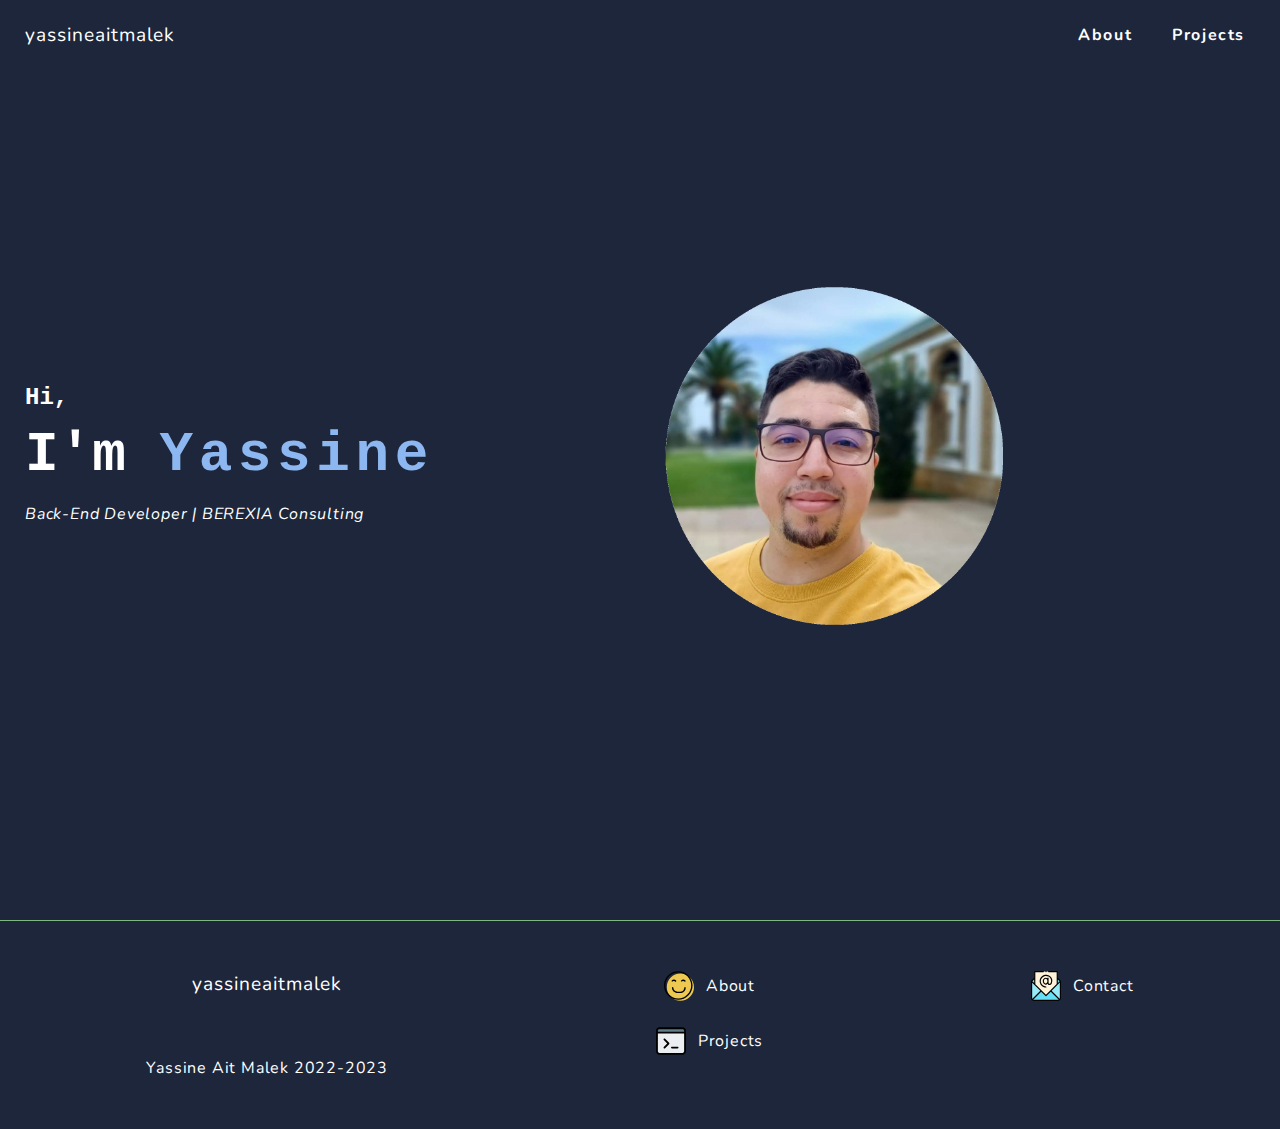
<file: index.html>
<!DOCTYPE html>
<html lang="en">

<head>
    <title>Yassine Ait Malek Portfolio</title>

    <link rel="icon" type="image/svg+xml" href="favicon.ico" />

    <meta charset="UTF-8">

    <meta property="og:title" content="yassineaitmalek" />
    <meta property="og:type" content="website" />
    <meta property="og:url" content="http://yassineaitmalek.github.io/portfolio" />
    <meta property="og:description" content="Hi! I'm Yassine. Welcome to my portfolio." />
    <meta property="og:locale" content="en_US" />
    <meta property="og:image" content="https://yassineaitmalek.github.io/portfolio/img/me.png" />

    <meta name="twitter:card" content="summary">
    <meta name="twitter:title" content="Yassine Ait Malek">
    <meta name="twitter:description" content="Hi! I'm Yassine. Welcome to my portfolio.">
    <meta name="twitter:image" content="https://yassineaitmalek.github.io/portfolio/img/me.png">
    <meta name="twitter:site" content="yassineaitmalek">

    <meta name="viewport" content="width=device-width, initial-scale=1.0">
    <meta name="copyright" content="Yassine Ait Malek">
    <meta name="description" content="Hi! I'm Yassine. Welcome to my portfolio.">
    <meta name="keywords"
        content="Yassine Ait Malek, Yassine Ait Malek Portfolio, Yassine Ait Malek Developer, developer, java, python, html, css, javascript, web developer, webdev, portfolio, quality assurance, qa engineer, quality assurance engineer">
    <meta name="robots" content="noindex, nofollow" />

    <link rel="canonical" href="https://yassineaitmalek.github.io/portfolio/" />

    <link rel="preconnect" href="https://fonts.googleapis.com">
    <link rel="preconnect" href="https://fonts.gstatic.com" crossorigin>
    <link href="https://fonts.googleapis.com/css?family=Nunito" rel="stylesheet">

    <link rel="stylesheet" href="https://cdnjs.cloudflare.com/ajax/libs/font-awesome/5.15.3/css/all.min.css"
        integrity="sha512-iBBXm8fW90+nuLcSKlbmrPcLa0OT92xO1BIsZ+ywDWZCvqsWgccV3gFoRBv0z+8dLJgyAHIhR35VZc2oM/gI1w=="
        crossorigin="anonymous" referrerpolicy="no-referrer" />

    <link rel="stylesheet" href="./css/main.css" type="text/css">
    <link rel="stylesheet" href="./css/header.css" type="text/css">
    <link rel="stylesheet" href="./css/home.css" type="text/css">
    <link rel="stylesheet" href="./css/projects.css" type="text/css">
    <link rel="stylesheet" href="./css/footer.css" type="text/css">
</head>

<body>
    <header class="header">
        <a href="/portfolio/" class="header-logo">yassineaitmalek</a>
        <nav class="nav">
            <div class="toggle"><i class="fas fa-bars"></i></div>
            <ul class="nav-menu">
                <li class="nav-item"><a href="/portfolio/about.html">About</a></li>
                <li class="nav-item"><a href="/portfolio/projects.html">Projects</a></li>

            </ul>
        </nav>
    </header>

    <main class="main-container home-section">
        <section id="home">
            <div class="landing-page-details">
                <h1 class="small-title">Hi,</h1>
                <h2 class="big-title">I'm <span class="my-name pink">Yassine</span></h2>
                <h3 class="medium-title"><em>Back-End Developer | BEREXIA Consulting </em></h3>

            </div>
            <div class="art-me">
                <img src="./img/me.png" alt="Me">
            </div>
            <div class="landing-page-socials">
                <ul>
                    <li class="social-link">
                        <a href="https://www.linkedin.com/in/yassineaitmalek" aria-label="LinkedIn" target="_blank">
                            <i class="fab fa-linkedin-in"></i>
                        </a>
                    </li>
                    <li class="social-link">
                        <a href="https://github.com/yassineaitmalek" aria-label="GitHub" target="_blank">
                            <i class="fab fa-github"></i>
                        </a>
                    </li>
                    <li class="social-link">
                        <a href="https://twitter.com/yassineaitmalek" aria-label="Twitter" target="_blank">
                            <i class="fab fa-twitter"></i>
                        </a>
                    </li>
                    <li class="social-link">
                        <a href="https://instagram.com/yassineaitmalek" aria-label="Instagram" target="_blank">
                            <i class="fab fa-instagram"></i>
                        </a>
                    </li>
                    <li class="social-link">
                        <a href="https://www.facebook.com/yassine.ait.malek.777" aria-label="Facebook" target="_blank">
                            <i class="fab fa-facebook"></i>
                        </a>
                    </li>
                </ul>
            </div>
        </section>

    </main>

    <footer class="footer-container">
        <div class="footer">
            <div class="footer-column">
                <a href="/" class="footer-logo">yassineaitmalek</a>
                <div class="socials">
                    <ul>
                        <li class="social-link">
                            <a href="https://www.linkedin.com/in/yassineaitmalek" aria-label="LinkedIn" target="_blank">
                                <i class="fab fa-linkedin-in"></i>
                            </a>
                        </li>
                        <li class="social-link">
                            <a href="https://github.com/yassineaitmalek" aria-label="GitHub" target="_blank">
                                <i class="fab fa-github"></i>
                            </a>
                        </li>
                        <li class="social-link">
                            <a href="https://twitter.com/yassineaitmalek" aria-label="Twitter" target="_blank">
                                <i class="fab fa-twitter"></i>
                            </a>
                        </li>
                        <li class="social-link">
                            <a href="https://instagram.com/yassineaitmalek" aria-label="Instagram" target="_blank">
                                <i class="fab fa-instagram"></i>
                            </a>
                        </li>
                        <li class="social-link">
                            <a href="https://www.facebook.com/yassine.ait.malek.777" aria-label="Facebook"
                                target="_blank">
                                <i class="fab fa-facebook"></i>
                            </a>
                        </li>
                    </ul>
                </div>
                <span class="copyright"><i class="fas fa-copyright"></i> Yassine Ait Malek
                    2022-2023</span>
            </div>
            <div class="footer-column">
                <a href="/portfolio/about.html" class="footer-button">
                    <img src="./img/smile.svg" alt="Smile Icon">
                    About
                </a>
                <a href="/portfolio/projects.html" class="footer-button">
                    <img src="./img/coding.svg" alt="Code Icon">
                    Projects
                </a>

            </div>

            <div class="footer-column">

                <a href="mailto:yassineaitmalek7@gmail.com" class="footer-button">
                    <img src="./img/email.svg" alt="Email Icon">
                    Contact
                </a>
            </div>
        </div>
    </footer>

    <script src="./js/main.js"></script>
</body>

</html>
</file>
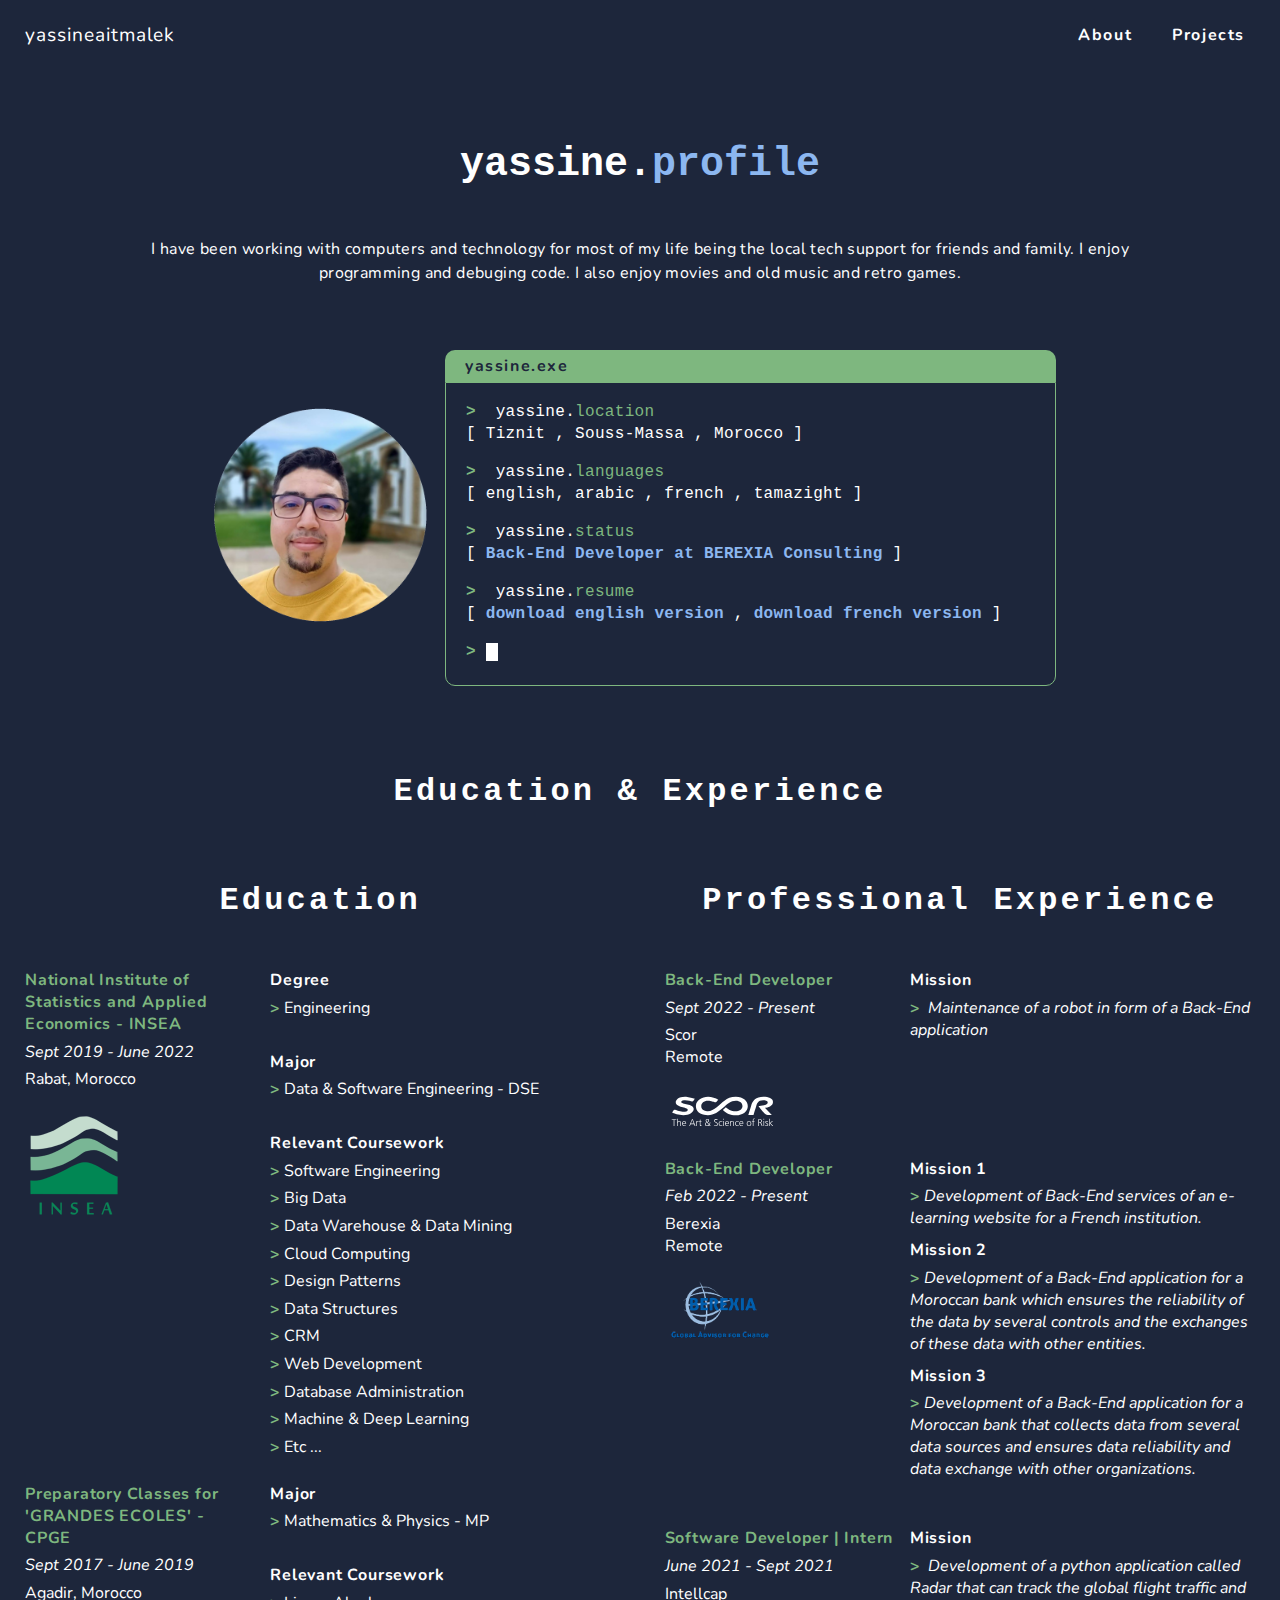
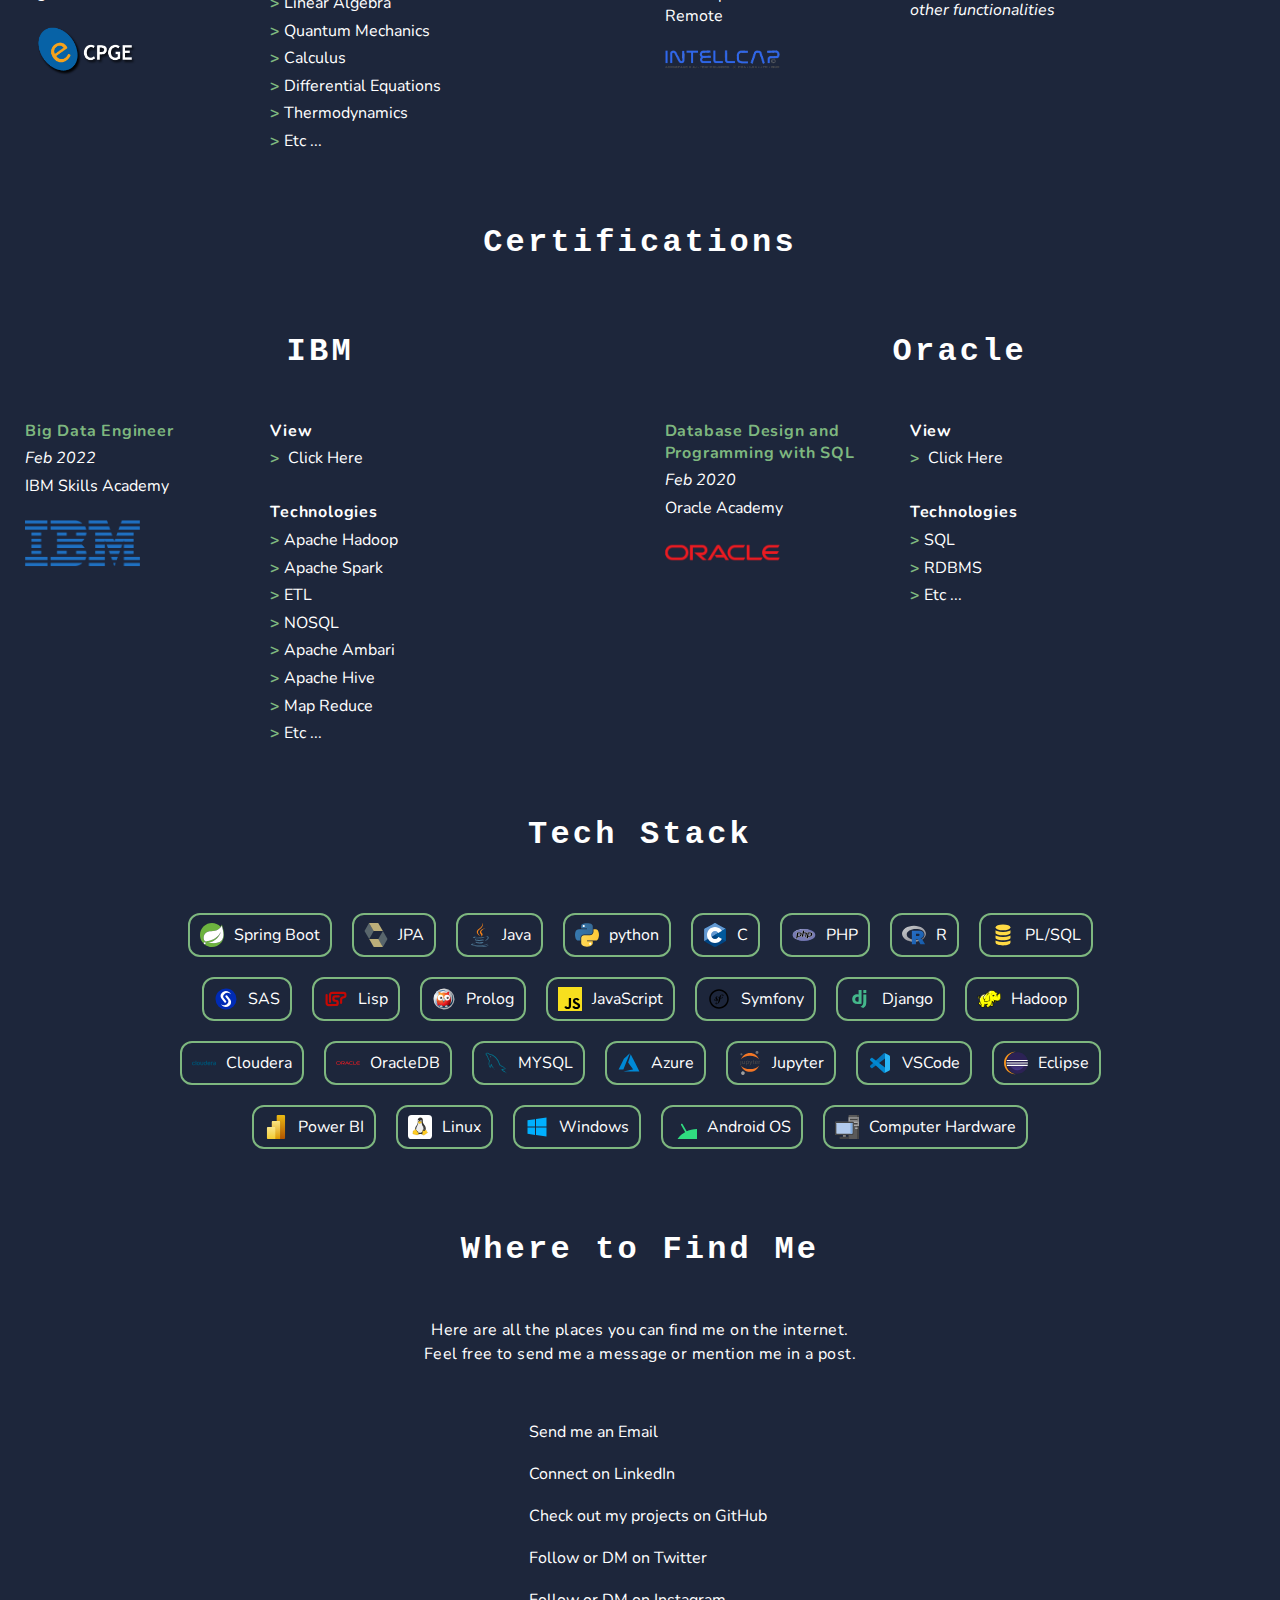
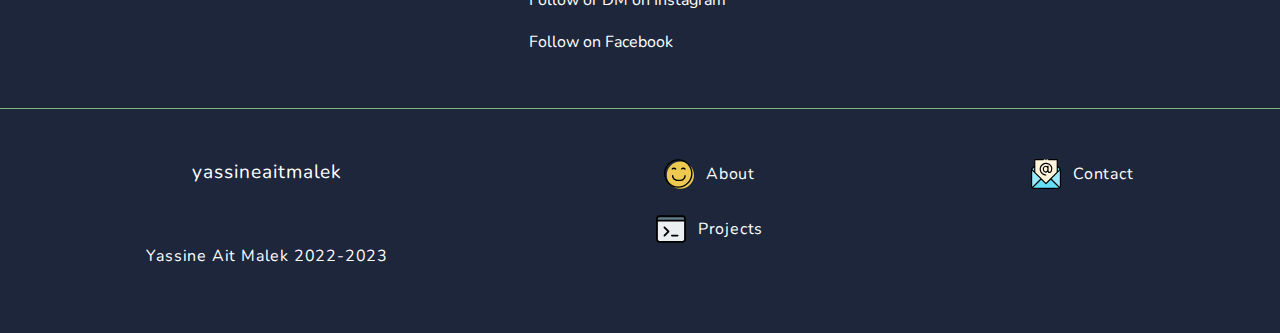
<file: about.html>
<!DOCTYPE html>
<html lang="en">

<head>
    <title>About Me ~ Yassine Ait Malek</title>

    <link rel="icon" type="image/svg+xml" href="favicon.ico" />

    <meta charset="UTF-8">

    <meta property="og:title" content="About Me ~ Yassine Ait Malek" />
    <meta property="og:type" content="website" />
    <meta property="og:url" content="http://yassineaitmalek.github.io/portfolio/about.html" />
    <meta property="og:description"
        content="Hi! I'm Yassine. I have been working with computers and technology for most of my life being the go-to tech support for friends and family, and I am a self-taught web developer. I also enjoy photographing animals, places, and things on both digital and film." />
    <meta property="og:locale" content="en_US" />
    <meta property="og:image" content="https://yassineaitmalek.github.io/portfolio/img/me.png" />

    <meta name="twitter:card" content="summary">
    <meta name="twitter:title" content="About Me ~ Yassine Ait Malek">
    <meta name="twitter:description"
        content="Hi! I'm Yassine. I have been working with computers and technology for most of my life being the go-to tech support for friends and family, and I am a self-taught web developer. I also enjoy photographing animals, places, and things on both digital and film.">
    <meta name="twitter:image" content="https://    yassineaitmalek.github.io/portfolio//img/me.png">
    <meta name="twitter:site" content="yassineaitmalek">

    <meta name="viewport" content="width=device-width, initial-scale=1.0">
    <meta name="copyright" content="Yassine Ait Malek">
    <meta name="description"
        content="Hi! I'm Yassine. I have been working with computers and technology for most of my life being the go-to tech support for friends and family, and I am a self-taught web developer. I also enjoy photographing animals, places, and things on both digital and film.">
    <meta name="keywords"
        content="Yassine Ait Malek, Yassine Ait Malek Portfolio, Yassine Ait Malek Developer, developer, java, python, html, css, javascript, web developer, webdev, portfolio">
    <meta name="robots" content="noindex, nofollow" />

    <link rel="canonical" href="https://yassineaitmalek.github.io/portfolio/about.html" />

    <link rel="preconnect" href="https://fonts.googleapis.com">
    <link rel="preconnect" href="https://fonts.gstatic.com" crossorigin>
    <link href="https://fonts.googleapis.com/css?family=Nunito" rel="stylesheet">

    <link rel="stylesheet" href="https://cdnjs.cloudflare.com/ajax/libs/font-awesome/5.15.3/css/all.min.css"
        integrity="sha512-iBBXm8fW90+nuLcSKlbmrPcLa0OT92xO1BIsZ+ywDWZCvqsWgccV3gFoRBv0z+8dLJgyAHIhR35VZc2oM/gI1w=="
        crossorigin="anonymous" referrerpolicy="no-referrer" />

    <link rel="stylesheet" href="./css/main.css" type="text/css">
    <link rel="stylesheet" href="./css/header.css" type="text/css">
    <link rel="stylesheet" href="./css/about.css" type="text/css">
    <link rel="stylesheet" href="./css/footer.css" type="text/css">
</head>

<body>
    <header class="header">
        <a href="/portfolio/" class="header-logo">yassineaitmalek</a>
        <nav class="nav">
            <div class="toggle"><i class="fas fa-bars"></i></div>
            <ul class="nav-menu">
                <li class="nav-item"><a href="/portfolio/about.html">About</a></li>
                <li class="nav-item"><a href="/portfolio/projects.html">Projects</a></li>
            </ul>
        </nav>
    </header>

    <main class="main-container about-section">
        <section id="profile">
            <div class="page-title">

                <h2>yassine.<span class="pink">profile</span></h2>
            </div>
            <p class="section-description">
                I have been working with computers and technology for
                most of my life being the local tech support for friends and family.
                I enjoy programming and debuging code.
                I also enjoy movies and old music and retro games.
                <br>

            </p>
            <div class="profile-container">
                <div class="me-icon-container">
                    <img class="me-icon" src="./img/me.png" alt="image of myself " title="image of myself">
                </div>
                <div class="terminal-container">
                    <div class="terminal-header">
                        <div id="terminal-title">yassine.exe</div>
                        <div class="right-side-buttons">
                            <i class="fas fa-window-minimize"></i>
                            <i class="fas fa-window-restore"></i>
                            <i class="fas fa-window-close"></i>
                        </div>
                    </div>
                    <div class="terminal-window">
                        <div class="statement">
                            <p class="input">
                                yassine.<span class="green">location</span>
                            </p>
                            <p class="return">
                                [ Tiznit , Souss-Massa , Morocco ]
                            </p>
                        </div>

                        <div class="statement">
                            <p class="input">
                                yassine.<span class="green">languages</span>
                            </p>
                            <p class="return">
                                [ english, arabic , french , tamazight ]
                            </p>
                        </div>
                        <div class="statement">
                            <p class="input">
                                yassine.<span class="green">status</span>
                            </p>
                            <p class="return"> [
                                <a target="_blank" href="http://www.berexia.com/en/" style="text-decoration: none; "
                                    class="hyperlink"> Back-End Developer at BEREXIA Consulting</a>
                                ]
                            </p>
                        </div>

                        <div class="statement">
                            <p class="input">
                                yassine.<span class="green">resume</span>
                            </p>
                            <p class="return"> [
                                <a target="_blank"
                                    href="https://drive.google.com/file/d/1zZMVn02farDaH-pZL_pJp5ZiIk7FSdKW/view?usp=sharing"
                                    style="text-decoration: none; " class="hyperlink"> download english version </a>
                                ,
                                <a target="_blank"
                                    href="https://drive.google.com/file/d/1KZ-xWsrDPrekkSgLGFBV-CgLX0aPL8bG/view?usp=sharing"
                                    style="text-decoration: none; " class="hyperlink"> download french version </a>
                                ]
                            </p>
                        </div>
                        <div class="statement">
                            <p class="input bottom"><span></span></p>
                        </div>
                    </div>
                </div>
            </div>
        </section>
        <section id="tech-stack">
            <h3>Education & Experience</h3>

        </section>
        <section id="education-experience">



            <div id="education" class="education-experience-container">
                <h3>Education</h3>
                <div class="education-experience-card">
                    <div class="card-info">
                        <h4 class="green">National Institute of Statistics and Applied Economics - INSEA</h4>
                        <p class="date">Sept 2019 - June 2022</p>
                        <p>Rabat, Morocco</p>

                        <br>
                        <div class="logo-icon-container">
                            <a href="http://www.insea.ac.ma/" target="_blank"><img src='./img/insea.png'
                                    alt='insea Icon'></a>
                        </div>

                    </div>
                    <div class="card-description">
                        <h5>Degree</h5>
                        <p>Engineering</p>
                        <br>
                        <h5>Major</h5>
                        <p>Data & Software Engineering - DSE</p>
                        <br>
                        <h5>Relevant Coursework</h5>
                        <p>Software Engineering</p>
                        <p>Big Data</p>
                        <p>Data Warehouse & Data Mining</p>
                        <p>Cloud Computing</p>
                        <p>Design Patterns</p>
                        <p>Data Structures</p>
                        <p>CRM</p>
                        <p>Web Development</p>
                        <p>Database Administration</p>
                        <p>Machine & Deep Learning</p>
                        <p>Etc ...</p>
                    </div>
                </div>

                <div class="education-experience-card">
                    <div class="card-info">
                        <h4 class="green">Preparatory Classes for 'GRANDES ECOLES' - CPGE</h4>
                        <p class="date">Sept 2017 - June 2019</p>
                        <p>Agadir, Morocco</p>
                        <br>
                        <div class="logo-icon-container">
                            <a href="http://www.cpge.ac.ma/" target="_blank"><img src='./img/cpge.png' alt='cpge Icon'
                                    class="logo-icon"></a>
                        </div>


                    </div>
                    <div class="card-description">
                        <h5>Major</h5>
                        <p>Mathematics & Physics - MP</p>
                        <br>
                        <h5>Relevant Coursework</h5>
                        <p>Linear Algebra</p>
                        <p>Quantum Mechanics</p>
                        <p>Calculus</p>
                        <p>Differential Equations</p>
                        <p>Thermodynamics</p>
                        <p>Etc ...</p>

                    </div>
                </div>
            </div>

            <div id="experience" class="education-experience-container">
                <h3>Professional Experience</h3>
                <div class="education-experience-card">
                    <div class="card-info">
                        <h4 class="green">Back-End Developer</h4>
                        <p class="date">Sept 2022 - Present</p>
                        <p><a href="https://www.scor.com/en">Scor</a><br>
                            Remote</p>
                        <br>
                        <div class="logo-icon-container">
                            <a href="https://www.scor.com/en" target="_blank"><img src='./img/scor.svg' alt='scor Icon'
                                    class="logo-icon"></a>
                        </div>


                    </div>
                    <div class="card-description">
                        <h5>Mission</h5>
                        <p><em> Maintenance of a robot in form of a Back-End application</em>
                        </p>

                        <br>

                    </div>
                </div>
                <div class="education-experience-card">
                    <div class="card-info">
                        <h4 class="green">Back-End Developer</h4>
                        <p class="date">Feb 2022 - Present</p>
                        <p><a href="http://www.berexia.com/en/">Berexia</a><br>
                            Remote</p>
                        <br>
                        <div class="logo-icon-container">
                            <a href="http://www.berexia.com/en/" target="_blank"><img src='./img/berexia.png'
                                    alt='berexia Icon' class="logo-icon"></a>
                        </div>


                    </div>
                    <div class="card-description">
                        <h5>Mission 1</h5>
                        <p><em>Development of Back-End services of an e-learning website for a French institution.</em>
                        </p>
                        <h5>Mission 2</h5>
                        <p><em>Development of a Back-End application for a Moroccan bank which ensures the reliability
                                of the data by several controls and the exchanges of these data with other
                                entities.</em></p>
                        <h5>Mission 3</h5>
                        <p><em>Development of a Back-End application for a Moroccan bank that collects data from several
                                data sources and ensures data reliability and data exchange with other
                                organizations.</em></p>
                        <br>

                    </div>
                </div>
                <div class="education-experience-card">
                    <div class="card-info">
                        <h4 class="green">Software Developer | Intern</h4>
                        <p class="date">June 2021 - Sept 2021</p>
                        <p><a href="http://www.intellcap.org/">Intellcap</a><br>
                            Remote</p>

                        <br>
                        <div class="logo-icon-container">
                            <a href="http://www.intellcap.org/" target="_blank"><img src='./img/intellcap.png'
                                    alt='intellcap Icon' class="logo-icon"></a>
                        </div>

                    </div>
                    <div class="card-description">
                        <h5>Mission</h5>
                        <p> <em> Development of a python application called Radar that can track the global flight
                                traffic and other functionalities

                            </em>
                        </p>
                        <br>


                    </div>
                </div>

        </section>

        <section id="tech-stack">
            <h3>Certifications</h3>


        </section>

        <section id="education-experience">



            <!-- <br><br><br> -->
            <div id="education" class="education-experience-container">
                <h3>IBM </h3>
                <div class="education-experience-card">
                    <div class="card-info">
                        <h4 class="green">Big Data Engineer</h4>
                        <p class="date">Feb 2022</p>
                        <p>IBM Skills Academy </p>
                        <br>


                        <div class="logo-icon-container">
                            <a href="https://www.ibm.com/" target="_blank"><img src='./img/ibm.png' alt='ibm Icon'
                                    class="logo-icon"></a>
                        </div>


                    </div>
                    <div class="card-description">
                        <h5>View</h5>
                        <p>
                            <a href="https://drive.google.com/file/d/1E_2S4MAiksXeweRHkItWJG471pwsUvG-/view?usp=sharing"
                                target="_blank">Click Here</a>
                        </p>
                        <br>
                        <h5>Technologies</h5>
                        <p>Apache Hadoop</p>
                        <p>Apache Spark</p>
                        <p>ETL</p>
                        <p>NOSQL</p>
                        <p>Apache Ambari</p>
                        <p>Apache Hive</p>
                        <p>Map Reduce</p>
                        <p>Etc ...</p>
                    </div>
                </div>

            </div>

            <div id="experience" class="education-experience-container">
                <h3>Oracle </h3>
                <div class="education-experience-card">
                    <div class="card-info">
                        <h4 class="green">Database Design and Programming with SQL</h4>
                        <p class="date">Feb 2020</p>
                        <p>Oracle Academy </p>
                        <br>

                        <div class="logo-icon-container">
                            <a href="https://www.oracle.com/" target="_blank"><img src='./img/oracle.png'
                                    alt='oracle Icon' class="logo-icon"></a>
                        </div>

                    </div>
                    <div class="card-description">
                        <h5>View</h5>
                        <p>
                            <a href="https://drive.google.com/file/d/1SpcMqH78iqDXyZZz6CmI1pu3H-JGMj-L/view?usp=sharing"
                                target="_blank">Click Here</a>
                        </p>
                        <br>
                        <h5>Technologies</h5>
                        <p>SQL</p>
                        <p>RDBMS</p>
                        <p>Etc ...</p>
                    </div>
                </div>

            </div>


        </section>



        <section id="tech-stack">
            <h3>Tech Stack</h3>
            <div class="tech-stack-container">

                <div class="skill">
                    <img src='./img/spring-boot.svg' alt='Spring Boot Icon' width="24px" height="24px"><span>Spring
                        Boot</span>
                </div>

                <div class="skill">
                    <img src='./img/jpa.svg' alt='JPA Icon' width="24px" height="24px"><span>JPA</span>
                </div>

                <div class="skill">
                    <img src='./img/java.svg' alt='Java Icon' width="24px" height="24px"><span>Java</span>
                </div>

                <div class="skill">
                    <img src='./img/python.svg' alt='python Icon' width="24px" height="24px"><span>python</span>
                </div>

                <div class="skill">
                    <img src='./img/c.svg' alt='C Icon' width="24px" height="24px"><span>C</span>
                </div>

                <div class="skill">
                    <img src='./img/php.svg' alt='PHP Icon' width="24px" height="24px"><span>PHP</span>
                </div>

                <div class="skill">
                    <img src='./img/r.svg' alt='R Icon' width="24px" height="24px"><span>R</span>
                </div>

                <div class="skill">
                    <img src='./img/sql.svg' alt='SQL Icon' width="24px" height="24px"><span>PL/SQL</span>
                </div>

                <div class="skill">
                    <img src='./img/sas.svg' alt='SAS Icon' width="24px" height="24px"><span>SAS</span>
                </div>

                <div class="skill">
                    <img src='./img/lisp.svg' alt='Lisp Icon' width="24px" height="24px"><span>Lisp</span>
                </div>

                <div class="skill">
                    <img src='./img/prolog.svg' alt='Prolog Icon' width="24px" height="24px"><span>Prolog</span>
                </div>

                <div class="skill">
                    <img src='./img/javascript.svg' alt='JavaScript Icon' width="24px"
                        height="24px"><span>JavaScript</span>
                </div>

                <div class="skill">
                    <img src='./img/symfony.svg' alt='Symfony Icon' width="24px" height="24px"><span>Symfony</span>
                </div>

                <div class="skill">
                    <img src='./img/django.svg' alt='Django Icon' width="24px" height="24px"><span>Django</span>
                </div>

                <div class="skill">
                    <img src='./img/hadoop.svg' alt='Hadoop Icon' width="24px" height="24px"><span>Hadoop</span>
                </div>

                <div class="skill">
                    <img src='./img/cloudera.svg' alt='Cloudera Icon' width="24px" height="24px"><span>Cloudera</span>
                </div>

                <div class="skill">
                    <img src='./img/oracledb.svg' alt='OracleDB Icon' width="24px" height="24px"><span>OracleDB</span>
                </div>

                <div class="skill">
                    <img src='./img/mysql.svg' alt='MYSQL Icon' width="24px" height="24px"><span>MYSQL</span>
                </div>

                <div class="skill">
                    <img src='./img/azure.svg' alt='Azure Icon' width="24px" height="24px"><span>Azure</span>
                </div>

                <div class="skill">
                    <img src='./img/jupyter.svg' alt='Jupyter Icon' width="24px" height="24px"><span>Jupyter</span>
                </div>

                <div class="skill">
                    <img src='./img/vscode.svg' alt='VSCode Icon' width="24px" height="24px"><span>VSCode</span>
                </div>

                <div class="skill">
                    <img src='./img/eclipse.svg' alt='Eclipse Icon' width="24px" height="24px"><span>Eclipse</span>
                </div>

                <div class="skill">
                    <img src='./img/power-bi.svg' alt='Power BI Icon' width="24px" height="24px"><span>Power BI</span>
                </div>
                <div class="skill">
                    <img src="./img/linux.svg" alt="Linux Icon" width="24px" height="24px"><span>Linux </span>
                </div>
                <div class="skill">
                    <img src="./img/windows.svg" alt="Windows Icon" width="24px" height="24px"><span>Windows </span>
                </div>
                <div class="skill">
                    <img src="./img/android.svg" alt="Android Icon" width="24px" height="24px"><span>Android OS</span>
                </div>

                <div class="skill">
                    <img src="./img/computer.svg" alt="Computer Icon" width="24px" height="24px"><span>Computer
                        Hardware</span>
                </div>



            </div>
        </section>

        <section id="all-social-media">
            <h3>Where to Find Me</h3>
            <p class="section-description">
                Here are all the places you can find me on the
                internet.<br>
                Feel free to send me a message or mention me in a post.
            </p>
            <div class="social-media-list">
                <a href="mailto:yassineaitmalek7@gmail.com" class="social-media-item" target="_blank">
                    <i class="fas fa-envelope"></i>
                    Send me an Email
                </a>
                <a href="https://www.linkedin.com/in/yassineaitmalek/" class="social-media-item" target="_blank">
                    <i class="fab fa-linkedin-in"></i>
                    Connect on LinkedIn
                </a>
                <a href="https://github.com/yassineaitmalek" class="social-media-item" target="_blank">
                    <i class="fab fa-github"></i>
                    Check out my projects on GitHub
                </a>

                <a href="https://twitter.com/yassineaitmalek" class="social-media-item" target="_blank">
                    <i class="fab fa-twitter"></i>
                    Follow or DM on Twitter
                </a>
                <a href="https://www.instagram.com/yassineaitmalek/" class="social-media-item" target="_blank">
                    <i class="fab fa-instagram"></i>
                    Follow or DM on Instagram
                </a>

                <a href="https://www.facebook.com/yassine.ait.malek.777" class="social-media-item" target="_blank">
                    <i class="fab fa-facebook"></i>
                    Follow on Facebook
                </a>
            </div>
        </section>
    </main>

    <footer class="footer-container">
        <div class="footer">
            <div class="footer-column">
                <a href="/" class="footer-logo">yassineaitmalek</a>
                <div class="socials">
                    <ul>
                        <li class="social-link">
                            <a href="https://www.linkedin.com/in/yassineaitmalek" aria-label="LinkedIn" target="_blank">
                                <i class="fab fa-linkedin-in"></i>
                            </a>
                        </li>
                        <li class="social-link">
                            <a href="https://github.com/yassineaitmalek" aria-label="GitHub" target="_blank">
                                <i class="fab fa-github"></i>
                            </a>
                        </li>
                        <li class="social-link">
                            <a href="https://twitter.com/yassineaitmalek" aria-label="Twitter" target="_blank">
                                <i class="fab fa-twitter"></i>
                            </a>
                        </li>
                        <li class="social-link">
                            <a href="https://instagram.com/yassineaitmalek" aria-label="Instagram" target="_blank">
                                <i class="fab fa-instagram"></i>
                            </a>
                        </li>
                        <li class="social-link">
                            <a href="https://www.facebook.com/yassine.ait.malek.777" aria-label="Facebook"
                                target="_blank">
                                <i class="fab fa-facebook"></i>
                            </a>
                        </li>
                    </ul>
                </div>
                <span class="copyright"><i class="fas fa-copyright"></i> Yassine Ait Malek
                    2022-2023</span>
            </div>
            <div class="footer-column">
                <a href="/portfolio/about.html" class="footer-button">
                    <img src="./img/smile.svg" alt="Smile Icon">
                    About
                </a>
                <a href="/portfolio/projects.html" class="footer-button">
                    <img src="./img/coding.svg" alt="Code Icon">
                    Projects
                </a>

            </div>

            <div class="footer-column">

                <a href="mailto:yassineaitmalek7@gmail.com" class="footer-button">
                    <img src="./img/email.svg" alt="Email Icon">
                    Contact
                </a>
            </div>
        </div>
    </footer>
    <script src="./js/main.js"></script>
</body>

</html>
</file>
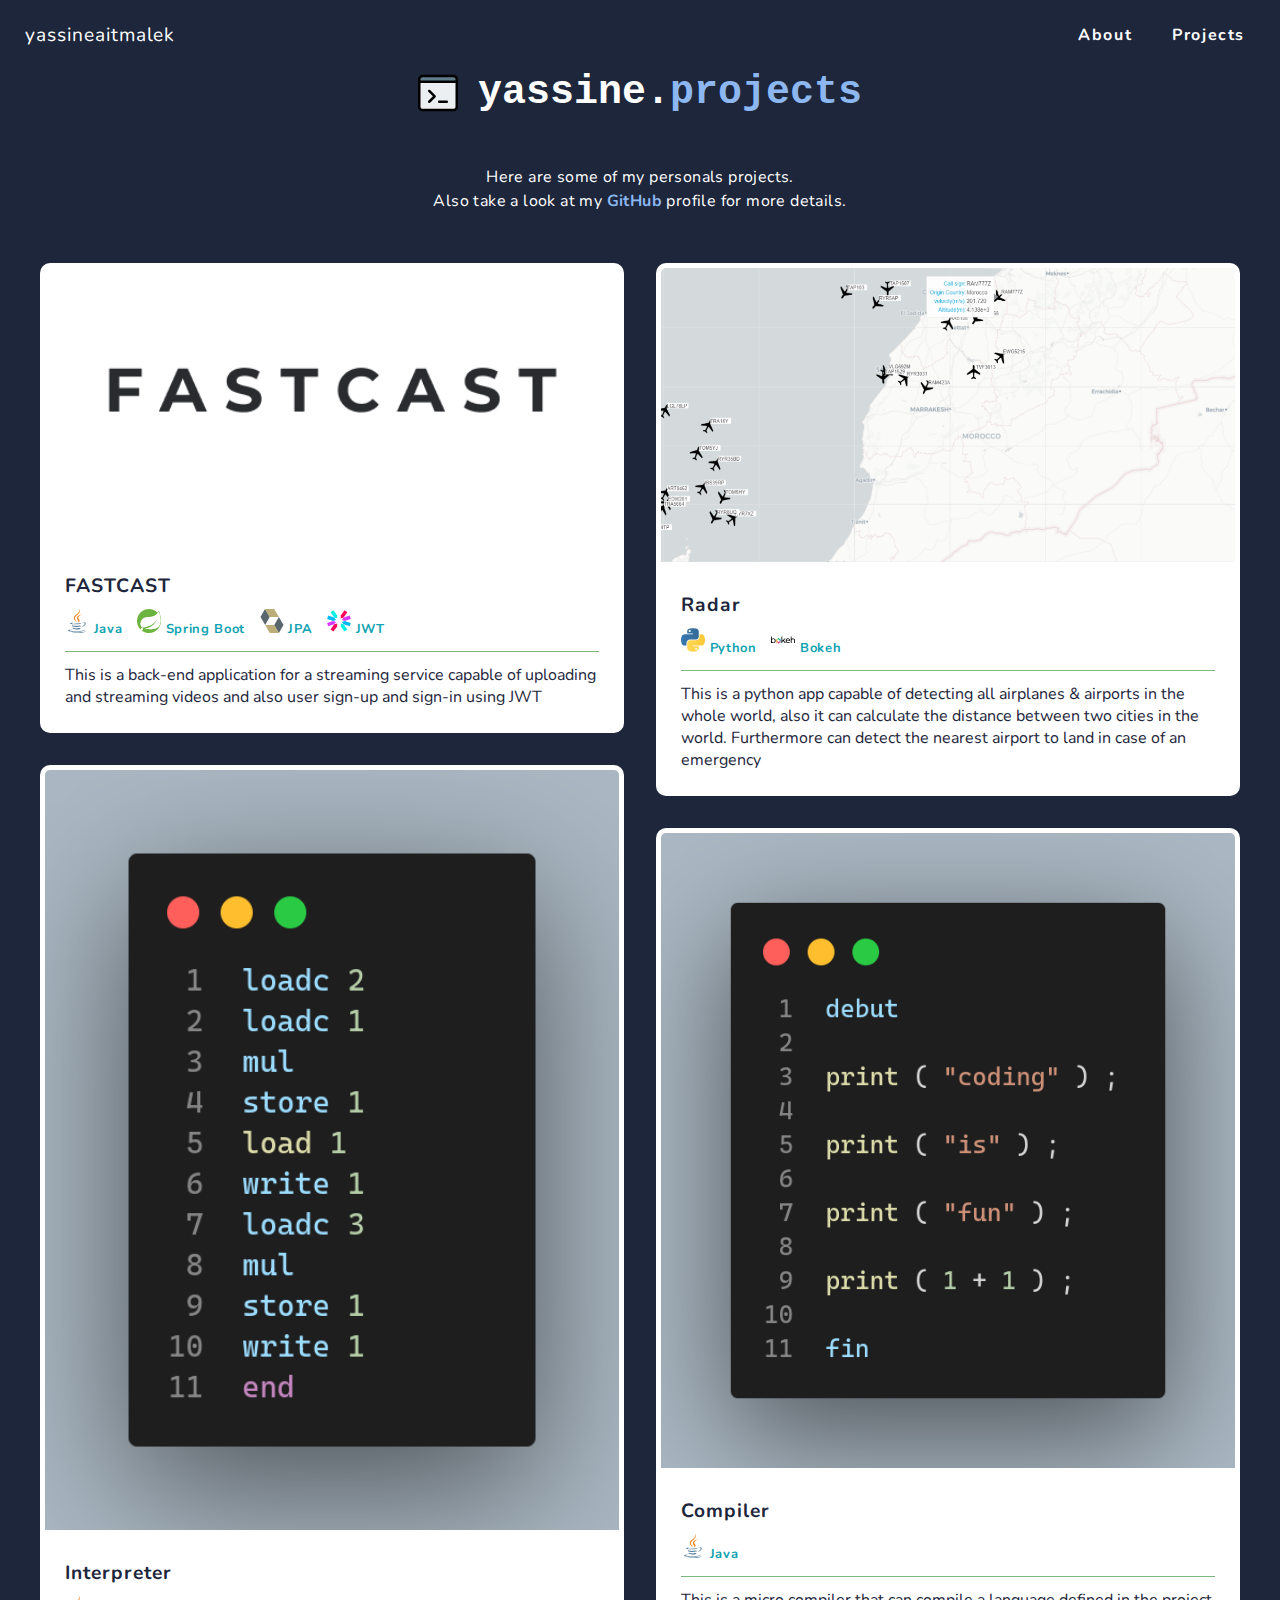
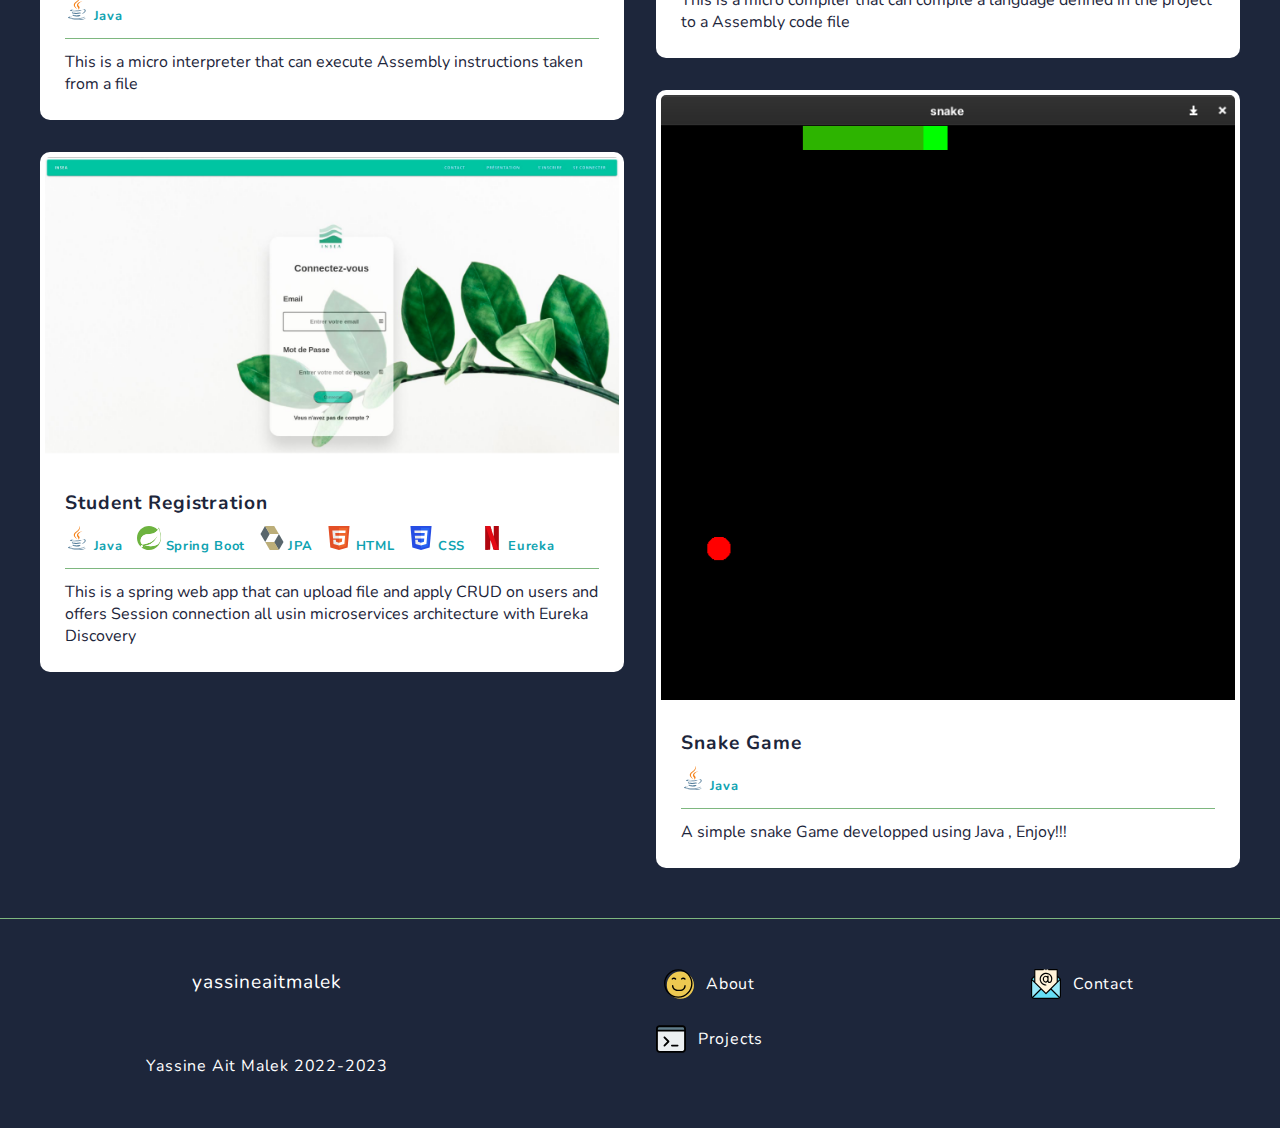
<file: projects.html>
<!DOCTYPE html>
<html lang="en">

<head>
    <title>Projects ~ Yassine Ait Malek</title>

    <link rel="icon" type="image/svg+xml" href="favicon.ico" width="256px" hight="256px" />

    <meta charset="UTF-8">

    <meta property="og:title" content="yassineaitmalek" />
    <meta property="og:type" content="website" />
    <meta property="og:url" content="https://yassineaitmalek.github.io/portfolio/projects.html" />
    <meta property="og:description" content="Hi! I'm Yassine. Welcome to my portfolio." />
    <meta property="og:locale" content="en_US" />
    <meta property="og:image" content="https://yassineaitmalek.github.io/portfolio/img/me.png" />

    <meta name="twitter:card" content="summary">
    <meta name="twitter:title" content="Yassine Ait Malek">
    <meta name="twitter:description" content="Hi! I'm Yassine. Welcome to my portfolio.">
    <meta name="twitter:image" content="https://yassineaitmalek.github.io/portfolio/img/me.png">
    <meta name="twitter:site" content="yassineaitmalek">

    <meta name="viewport" content="width=device-width, initial-scale=1.0">
    <meta name="copyright" content="Yassine Ait Malek">
    <meta name="description" content="Hi! I'm Yassine. Welcome to my portfolio.">
    <meta name="keywords"
        content="Yassine Ait Malek, Yassine Ait Malek Portfolio, Yassine Ait Malek Developer, developer, java, python, html, css, javascript, web developer, webdev, portfolio, quality assurance, qa engineer, quality assurance engineer">
    <meta name="robots" content="noindex, nofollow" />

    <link rel="canonical" href="https://yassineaitmalek.github.io/portfolio/projects.html" />

    <link rel="preconnect" href="https://fonts.googleapis.com">
    <link rel="preconnect" href="https://fonts.gstatic.com" crossorigin>
    <link href="https://fonts.googleapis.com/css?family=Nunito" rel="stylesheet">

    <link rel="stylesheet" href="https://cdnjs.cloudflare.com/ajax/libs/font-awesome/5.15.3/css/all.min.css"
        integrity="sha512-iBBXm8fW90+nuLcSKlbmrPcLa0OT92xO1BIsZ+ywDWZCvqsWgccV3gFoRBv0z+8dLJgyAHIhR35VZc2oM/gI1w=="
        crossorigin="anonymous" referrerpolicy="no-referrer" />

    <link rel="stylesheet" href="./css/main.css" type="text/css">
    <link rel="stylesheet" href="./css/header.css" type="text/css">
    <link rel="stylesheet" href="./css/home.css" type="text/css">
    <link rel="stylesheet" href="./css/projects.css" type="text/css">
    <link rel="stylesheet" href="./css/footer.css" type="text/css">
</head>

<body>
    <header class="header">
        <a href="/portfolio/" class="header-logo">yassineaitmalek</a>
        <nav class="nav">
            <div class="toggle"><i class="fas fa-bars"></i></div>
            <ul class="nav-menu">
                <li class="nav-item"><a href="/portfolio/about.html">About</a></li>
                <li class="nav-item"><a href="/portfolio/projects.html">Projects</a></li>
            </ul>
        </nav>
    </header>

    <main class="main-container project-section">
        <section class="projects">
            <div class="page-title">
                <img src="./img/coding.svg" alt="Code Icon">
                <h2>yassine.<span class="pink">projects</span></h2>
            </div>
            <p class="section-description">
                Here are some of my personals projects.<br>
                Also take a look at my <a class="hyperlink" href="https://github.com/yassineaitmalek"
                    style="text-decoration: none; ">GitHub</a> profile
                for
                more details.
            </p>


            <div class="project-cards-container">

                <div class="card">
                    <img src="./img/project-preview/fastcast.png" alt="Project Preview Screenshot"
                        class="card-preview-img">
                    <div class="card-info">
                        <div class="title-and-links">
                            <span class="project-title">
                                FASTCAST
                            </span>
                            <div class="project-links">

                                <a href="https://github.com/yassineaitmalek/fastcast" target="_blank">
                                    <i class="fab fa-github"></i>
                                </a>
                            </div>
                        </div>
                        <div class="project-skills">

                            <span class="skill">
                                <img src='./img/java.svg' alt='Java Icon' width="24px" height="24px"> <span>Java</span>
                            </span>
                            <span class="skill">
                                <img src='./img/spring-boot.svg' alt='Spring Boot Icon' width="24px" height="24px">
                                <span>Spring Boot</span>
                            </span>
                            <span class="skill">
                                <img src='./img/jpa.svg' alt='jpa Icon' width="24px" height="24px"> <span>JPA</span>
                            </span>
                            <span class="skill">
                                <img src='./img/jwt.svg' alt='jwt Icon' width="24px" height="24px"> <span>JWT</span>
                            </span>



                        </div>
                        <p class="project-description">
                            This is a back-end application for a streaming service capable of uploading and streaming
                            videos and also user sign-up and sign-in using JWT
                        </p>
                    </div>
                </div>


                <div class="card">
                    <img src="./img/project-preview/interpreter.png" alt="Interpreter" class="card-preview-img">
                    <div class="card-info">
                        <div class="title-and-links">
                            <span class="project-title">
                                Interpreter
                            </span>
                            <div class="project-links">

                                <a href="https://github.com/yassineaitmalek/interpreter" target="_blank">
                                    <i class="fab fa-github"></i>
                                </a>
                            </div>
                        </div>
                        <div class="project-skills">

                            <div class="tech-stack-container">
                                <span class="skill">
                                    <img src='./img/java.svg' alt='Java Icon' width="24px" height="24px">
                                    <span>Java</span>
                                </span>
                            </div>


                        </div>
                        <p class="project-description">
                            This is a micro interpreter that can execute Assembly instructions taken from a file
                        </p>
                    </div>
                </div>

                <div class="card">
                    <img src="./img/project-preview/student-registration.png" alt="Project Preview Screenshot"
                        class="card-preview-img">
                    <div class="card-info">
                        <div class="title-and-links">
                            <span class="project-title">
                                Student Registration
                            </span>
                            <div class="project-links">

                                <a href="https://github.com/yassineaitmalek/studentRegistrationEureka" target="_blank">
                                    <i class="fab fa-github"></i>
                                </a>
                            </div>
                        </div>
                        <div class="project-skills">
                            <span class="skill">
                                <img src='./img/java.svg' alt='Java Icon' width="24px" height="24px"> <span>Java</span>
                            </span>
                            <span class="skill">
                                <img src='./img/spring-boot.svg' alt='Spring Boot Icon' width="24px" height="24px">
                                <span>Spring Boot</span>
                            </span>
                            <span class="skill">
                                <img src='./img/jpa.svg' alt='jpa Icon' width="24px" height="24px"> <span>JPA</span>
                            </span>
                            <span class="skill">
                                <img src='./img/html5.svg' alt='html Icon' width="24px" height="24px"> <span>HTML</span>
                            </span>
                            <span class="skill">
                                <img src='./img/css3.svg' alt='css  Icon' width="24px" height="24px">
                                <span> CSS</span>
                            </span>

                            <span class="skill">
                                <img src='./img/netflix.svg' alt='eureka  Icon' width="24px" height="24px">
                                <span> Eureka</span>
                            </span>

                        </div>
                        <p class="project-description">
                            This is a spring web app that can upload file and apply CRUD on users and offers Session
                            connection all usin microservices architecture with Eureka Discovery
                        </p>
                    </div>
                </div>

                <div class="card">
                    <img src="./img/project-preview/radar.png" alt="Project Preview Screenshot"
                        class="card-preview-img">
                    <div class="card-info">
                        <div class="title-and-links">
                            <span class="project-title">
                                Radar
                            </span>
                            <div class="project-links">

                                <a href="https://github.com/yassineaitmalek/radar" target="_blank">
                                    <i class="fab fa-github"></i>
                                </a>
                            </div>
                        </div>
                        <div class="project-skills">
                            <span class="skill">
                                <img src='./img/python.svg' alt='python Icon' width="24px" height="24px">
                                <span>Python</span>
                            </span>
                            <span class="skill">
                                <img src='./img/bokeh.svg' alt='bokeh Icon' width="24px" height="24px">
                                <span>Bokeh</span>
                            </span>


                        </div>
                        <p class="project-description">
                            This is a python app capable of detecting all airplanes & airports in the whole world, also
                            it can calculate the distance between two cities in the world. Furthermore can detect the
                            nearest airport to land in case of an emergency
                        </p>
                    </div>
                </div>

                <div class="card">
                    <img src="./img/project-preview/compiler.png" alt="Project Preview Screenshot"
                        class="card-preview-img">
                    <div class="card-info">
                        <div class="title-and-links">
                            <span class="project-title">
                                Compiler
                            </span>
                            <div class="project-links">

                                <a href="https://github.com/yassineaitmalek/compiler" target="_blank">
                                    <i class=" fab fa-github"></i>
                                </a>
                            </div>
                        </div>
                        <div class="project-skills">
                            <div class="tech-stack-container">
                                <span class="skill">
                                    <img src='./img/java.svg' alt='Java Icon' width="24px" height="24px">
                                    <span>Java</span>
                                </span>
                            </div>

                        </div>
                        <p class="project-description">
                            This is a micro compiler that can compile a language defined in the project to a Assembly
                            code file
                        </p>
                    </div>
                </div>
                <div class="card">
                    <img src="./img/project-preview/snake.png" alt="Project Preview Screenshot"
                        class="card-preview-img">
                    <div class="card-info">
                        <div class="title-and-links">
                            <span class="project-title">
                                Snake Game
                            </span>
                            <div class="project-links">

                                <a href="https://github.com/yassineaitmalek/snake" target="_blank">
                                    <i class="fab fa-github"></i>
                                </a>
                            </div>
                        </div>
                        <div class="project-skills">
                            <div class="tech-stack-container">
                                <span class="skill">
                                    <img src='./img/java.svg' alt='Java Icon' width="24px" height="24px">
                                    <span>Java</span>
                                </span>
                            </div>
                        </div>
                        <p class="project-description">
                            A simple snake Game developped using Java , Enjoy!!!
                        </p>
                    </div>
                </div>



        </section>
    </main>
    <footer class="footer-container">
        <div class="footer">
            <div class="footer-column">
                <a href="/" class="footer-logo">yassineaitmalek</a>
                <div class="socials">
                    <ul>
                        <li class="social-link">
                            <a href="https://www.linkedin.com/in/yassineaitmalek" aria-label="LinkedIn" target="_blank">
                                <i class="fab fa-linkedin-in"></i>
                            </a>
                        </li>
                        <li class="social-link">
                            <a href="https://github.com/yassineaitmalek" aria-label="GitHub" target="_blank">
                                <i class="fab fa-github"></i>
                            </a>
                        </li>
                        <li class="social-link">
                            <a href="https://twitter.com/yassineaitmalek" aria-label="Twitter" target="_blank">
                                <i class="fab fa-twitter"></i>
                            </a>
                        </li>
                        <li class="social-link">
                            <a href="https://instagram.com/yassineaitmalek" aria-label="Instagram" target="_blank">
                                <i class="fab fa-instagram"></i>
                            </a>
                        </li>
                        <li class="social-link">
                            <a href="https://www.facebook.com/yassine.ait.malek.777" aria-label="Facebook"
                                target="_blank">
                                <i class="fab fa-facebook"></i>
                            </a>
                        </li>
                    </ul>
                </div>
                <span class="copyright"><i class="fas fa-copyright"></i> Yassine Ait Malek
                    2022-2023</span>
            </div>
            <div class="footer-column">
                <a href="/portfolio/about.html" class="footer-button">
                    <img src="./img/smile.svg" alt="Smile Icon">
                    About
                </a>
                <a href="/portfolio/projects.html" class="footer-button">
                    <img src="./img/coding.svg" alt="Code Icon">
                    Projects
                </a>

            </div>

            <div class="footer-column">

                <a href="mailto:yassineaitmalek7@gmail.com" class="footer-button">
                    <img src="./img/email.svg" alt="Email Icon">
                    Contact
                </a>
            </div>
        </div>
    </footer>

    <script src="./js/main.js"></script>
</body>

</html>
</file>
<file: css/main.css>
* {
    margin: 0;
    padding: 0;
    box-sizing: border-box;
    font-family: 'Nunito', sans-serif;
    font-size: 16px;
    font-weight: 400;
    color: #FFFFFF;
    scroll-behavior: smooth;
}

body {
    background-color: #1D263B;
}

h1,
h2,
h3 {
    font-family: 'Fira Mono', monospace;
}

h2 {
    margin: 0 auto;
    text-align: center;
    font-size: 1.75em;
    font-weight: 700;
}

h3 {
    margin: 0 auto;
    text-align: center;
    font-size: 1.4em;
    font-weight: 700;
    letter-spacing: 0.1em;
}

a,
span {
    font-family: inherit;
    font-size: inherit;
    font-weight: inherit;
}

.green {
    color: #7EB77F;
}

.bold {
    font-weight: 700;
}

.pink {
    font-family: inherit;
    font-size: inherit;
    font-weight: inherit;
    color: #8cb7f0;
}

ul {
    list-style-type: none;
}

.social-link a i {
    transition: all 0.2s ease;
}

.social-link a i:hover {
    color: #8cb7f0;
}

.main-container {
    margin: 0 auto;
    padding: 0 25px;
    text-align: center;
    max-width: 1600px;
}

section {
    margin: 0 auto;
    display: flex;
    flex-direction: column;
    justify-content: center;
    text-align: left;
    padding-top: 8vh;
}

section .hyperlink {
    color: #8cb7f0;
    font-weight: 700;
    text-decoration: underline;
    transition: all 0.2s ease;
}

section .hyperlink:hover {
    color: #7EB77F;
}

.section-description {
    margin: 50px auto 0 auto;
    text-align: center;
    max-width: 1000px;
    line-height: 1.5em;
    letter-spacing: 0.025em;
}

.page-title {
    margin: 0 auto;
    display: flex;
    justify-content: center;
    align-items: center;
}

.page-title img {
    height: 40px;
    width: auto;
    margin-right: 20px;
}

@media only screen and (min-width: 768px) {
    h2 {
        font-size: 2.5em;
    }

    h3 {
        font-size: 2em;
    }
}
</file>
<file: css/header.css>
a {
    text-decoration: none;
}

header {
    margin: 0 auto;
    width: 100%;
    max-width: 1600px;
    display: flex;
    flex-direction: row;
    justify-content: space-between;
    text-align: center;
    align-items: center;
    height: 70px;
    padding: 0 15px;
    z-index: 2;
    background-color: #1D263B;
}

.header-logo {
    padding: 10px;
    font-size: 1.2em;
    letter-spacing: 0.05em;
}

.nav-menu {
    list-style-type: none;
    position: absolute;
    display: flex;
    justify-content: space-evenly;
    flex-direction: column;
    align-items: center;
    left: 0;
}

.nav-item {
    text-align: center;
    display: none;
}

.nav-item a {
    display: block;
    padding: 20px;
    font-weight: 700;
    width: 100vw;
    letter-spacing: 0.1em;
    transition: all 0.2s ease;
    color: #1D263B;
}

.nav-item a:hover,
.nav-item a:focus {
    color: #8cb7f0;
    text-decoration: underline;
}

.active {
    background-color: white;
}

.active .nav-item {
    display: block;
}

.toggle {
    padding: 1.1em;
}

.toggle i {
    font-size: 2em;
}

@media only screen and (min-width: 768px) {
    .nav {
        display: flex;
        text-align: center;
        justify-content: space-between;
        align-items: center;
    }

    .nav-menu {
        position: relative;
        align-items: center;
        flex-direction: row;
        background-color: #1D263B;
        height: fit-content;
        height: -moz-fit-content;
    }

    .nav-item {
        position: relative;
        display: block;
        width: fit-content;
        width: -moz-fit-content;
        margin: 0;
    }

    .nav-item a {
        width: fit-content;
        width: -moz-fit-content;
        color: #FFFFFF;
    }

    .toggle {
        display: none;
    }
}
</file>
<file: css/home.css>
.main-container {
    margin: -100px auto 0 auto;
}

/* --- LANDING PAGE --- */

#home {
    margin: 0 auto;
    display: flex;
    flex-direction: column;
    align-items: center;
    justify-content: space-between;
    min-height: 100vh;
}

.landing-page-details {
    margin: auto 0;
    display: flex;
    flex-direction: column;
    justify-content: center;
}

.landing-page-socials ul {
    display: flex;
    flex-direction: row;
    margin-bottom: 20px;
}

.landing-page-socials ul li a i {
    font-size: 1.5em;
    padding: 10px;
    margin: 0 5px;
}

.small-title {
    text-align: left;
    font-size: 1.5em;
    font-weight: 700;
    margin-bottom: 0.5em;
}

.big-title {
    margin: 0;
    text-align: left;
    font-weight: 700;
    font-size: 2.75em;
    letter-spacing: 0;
}

.my-name {
    letter-spacing: 0.1em;
    font-family: 'Fira Code', monospace;
}

h3 {
    margin: 5px 0 0 0;
    text-align: left;
}

h3 em {
    color: white;
    letter-spacing: 0.05em;
}

h3 a:hover {
    color: #7EB77F;
    text-decoration: underline;
}

.short-bio {
    margin-top: 1em;
    display: flex;
    flex-direction: column;
    align-items: flex-start;
}

.short-bio p {
    margin-top: 25px;
    font-size: 1.2em;
    line-height: 1.5em;
    letter-spacing: 0.025em;
}

.cta-container {
    margin: 0 auto;
}

.cta {
    display: flex;
    text-align: center;
    align-items: center;
    width: fit-content;
    width: -moz-fit-content;
    padding: 10px 12px;
    border-radius: 15px;
    border: 1px solid #FFFFFF;
    font-weight: 700;
    letter-spacing: 0.05em;
    color: #1D263B;
    background-color: #FFFFFF;
    margin-top: 50px;
    transition: all 0.2s ease;
    cursor: pointer;
}

.cta img {
    height: 25px;
    width: 25px;
}

.cta span {
    margin-left: 10px;
    color: #1D263B;
    font-weight: 700;
}

.email-button {
    border: 1px solid #8cb7f0;
    background-color: #8cb7f0;
}

.cta:hover {
    border: 1px solid #7EB77F;
    background-color: #7EB77F;
    padding: 10px 20px;
}

.art-me {
    display: none;
    height: 350px;
}

.art-me img {
    height: 100%;
}

@media only screen and (min-width: 768px) {
    .big-title {
        font-size: 3.5em;
    }

    .short-bio {
        max-width: 90%;
    }

    .art-me {
        display: block;
    }

    #home {
        flex-direction: row;
    }

    .landing-page-socials ul {
        flex-direction: column;
    }

    .landing-page-socials ul li a i {
        margin: 5px 0;
    }

    .email-container {
        margin: 0;
    }
}

@media only screen and (min-width: 1000px) {
    #home {
        gap: 10%;
    }
}
</file>
<file: css/projects.css>
em {
    color: #1D263B;
}

.projects {
    padding-top: 100px;
    max-width: 1200px;
}

.project-cards-container {
    margin-top: 50px;
    height: fit-content;
    height: -moz-fit-content;
}

.card {
    display: inline-flex;
    flex-direction: column;
    color: #1D263B;
}

.card:not(:last-child) {
    margin: 0 auto 2em auto;
}

.card-preview-img {
    max-width: 100%;
    border-radius: 10px 10px 0 0;
    padding: 5px;
    background-color: white;
}

.card-info {
    padding: 25px;
    background-color: #FFFFFF;
    border-radius: 0 0 10px 10px;
}

.has-no-preview .card-info {
    border-radius: 10px;
}

.title-and-links {
    display: flex;
    justify-content: space-between;
    align-items: center;
    margin-bottom: 10px;
}

.project-title {
    font-size: 1.2em;
    font-weight: 700;
    letter-spacing: 0.05em;
    color: #1D263B;
}

.project-links {
    display: flex;
    flex-wrap: nowrap;
}

.project-links a i {
    padding: 5px;
}

.project-links a i {
    color: #8cb7f0;
    font-size: 1.2em;
    transition: all 0.2s ease;
}

.project-links a i:hover {
    font-size: 1.25em;
    padding: 2px 5px;
    color: #7EB77F;
}

.project-links a:last-child {
    margin-left: 5px;
}

.project-skills {
    margin-bottom: 12px;
    padding-bottom: 12px;
    border-bottom: 1px solid #7EB77F;
}

.project-skills span {
    color: #0FA3B1;
    font-weight: 700;
    font-size: 0.9em;
    letter-spacing: 0.05em;
}

.project-skills span:not(:last-child) {
    margin-right: 10px;
}

.project-description {
    color: #1D263B;
}

@media only screen and (min-width: 768px) {
    .project-cards-container {
        column-count: 2;
        column-gap: 2em;
    }
}
</file>
<file: css/footer.css>
.footer-container {
    border-top: 1px solid #7EB77F;
    margin: 50px auto;
    padding-top: 50px;
}

.footer {
    margin: 0 auto;
    padding: 0 25px;
    display: flex;
    flex-direction: column;
    justify-content: center;
    text-align: center;
    align-items: center;
    flex-wrap: wrap;
    gap: 25px;
}

.footer-column {
    margin: 0 auto;
    display: flex;
    flex-direction: column;
    align-items: center;
    align-self: flex-start;
}

.footer-logo {
    font-size: 1.2em;
    margin-bottom: 5px;
    letter-spacing: 0.05em;
}

.socials {
    margin: 10px 0;
}

.socials ul {
    display: flex;
    flex-direction: row;
    align-items: center;
    text-align: center;
    margin: 15px 0;
}

.socials ul li:not(:last-child) {
    margin-right: 12px;
}

.socials ul li a i {
    font-size: 1.5em;
}

.copyright {
    margin-top: 5px;
    letter-spacing: 0.05em;
}

.footer-button {
    display: flex;
    text-align: center;
    align-items: center;
    letter-spacing: 0.05em;
    transition: all 0.2s ease;
}

.footer-button:hover {
    text-decoration: underline;
    color: #8cb7f0;
}

.footer-button:not(:last-child) {
    margin-bottom: 25px;
}

.footer-button img {
    margin-right: 12px;
}

@media only screen and (min-width: 768px) {
    .footer {
        margin: 0 auto;
        padding: 0 25px;
        flex-direction: row;
        justify-content: space-between;
        max-width: 1600px;
    }
}
</file>
<file: css/about.css>
h4,
h5 {
    font-weight: 700;
    letter-spacing: 0.05em;
}

.date {
    font-style: italic;
}

/* --- PROFILE --- */

.profile-container {
    margin-top: 25px;
    display: flex;
    flex-direction: column;
    align-items: center;
}

.me-icon-container {
    width: 200px;
    height: auto;
    object-fit: contain;
    text-align: center;
}

.logo-container {
    width: 500px;
    height: auto;
    object-fit: contain;
    text-align: center;
}

.logo-icon {
    height: 50%;
    width: 50%;
    display: flex;
}

.me-icon {
    height: 100%;
    width: 100%;
}

.terminal-container {
    max-width: 700px;
    width: 100%;
    margin-top: 25px;
    padding: 15px;
}

.terminal-header {
    padding: 5px 20px;
    display: flex;
    text-align: center;
    justify-content: space-between;
    border-radius: 10px 10px 0 0;
    background-color: #7EB77F;
}

#terminal-title {
    font-weight: 700;
    color: #1D263B;
    letter-spacing: 0.1em;
}

.right-side-buttons i {
    color: #1D263B;
}

.right-side-buttons i:not(:last-child) {
    margin-right: 10px;
}

.terminal-window {
    padding: 20px;
    border-radius: 0 0 10px 10px;
    text-align: left;
    border: 1px solid #7EB77F;
}

.terminal-window div,
.terminal-window div p {
    font-family: 'Fira Code', monospace;
    letter-spacing: 0.02em;
}

.terminal-window div:not(:last-child) {
    margin-bottom: 20px;
}

.terminal-window div p {
    margin-bottom: 0.25em;
}

.input::before {
    content: ">\A0";
    color: #7EB77F;
    font-weight: 700;
}

.bottom span {
    content: "\A0";
    border-right: 12px solid;
    animation: blink 1s steps(1) infinite;
}

@keyframes blink {
    50% {
        border-color: transparent;
    }
}

/* --- EDUCATION & EXPERIENCE --- */

.education-experience-container h3 {
    margin-bottom: 50px;


}

#experience {
    margin-top: 50px;
}

.education-experience-card {
    margin-top: 25px;
}

.card-info p {
    margin-top: 0.35em;
}

.card-info p a:hover {
    color: #8cb7f0;
}

.card-description {
    margin: 15px 0 0 15px;
}

.card-description p:not(:first-child) {
    margin-top: 0.35em;
}

.card-description p::before {
    content: ">\A0";
    color: #7EB77F;
    font-weight: 700;
}

.card-description h5:not(:first-child) {
    margin-top: 10px;
}



/* --- Certifications--- */

.certifications-container {
    margin: 50px auto 0 auto;
    max-width: 1000px;
    display: flex;
    flex-wrap: wrap;
    text-align: center;
    justify-content: center;
    align-items: center;
}

/* --- TECH STACK --- */

.tech-stack-container {
    margin: 50px auto 0 auto;
    max-width: 1000px;
    display: flex;
    flex-wrap: wrap;
    text-align: center;
    justify-content: center;
    align-items: center;
}

.skill {
    border-radius: 12px;
    margin: 10px;
    border: 2px solid #7EB77F;
    padding: 8px 10px;
    display: flex;
    align-items: center;
    text-align: center;
}

.skill span {
    margin-left: 10px;
}

/* --- ALL SOCIAL MEDIA --- */

.social-media-list {
    margin: 50px auto 0 auto;
    width: fit-content;
    width: -moz-fit-content;
    display: flex;
    flex-direction: column;
    text-align: left;
}

.social-media-item {
    display: flex;
    text-align: center;
    align-items: center;
    padding: 5px 0;
}

.social-media-item:hover {
    color: #8cb7f0;
}

.social-media-item i {
    margin-right: 15px;
    font-size: 1.5em;
}

.social-media-item:not(:last-child) {
    margin-bottom: 10px;
}

@media only screen and (min-width: 768px) {
    #education-experience {
        display: flex;
        flex-direction: row;
        justify-content: space-between;
    }

    .education-experience-container {
        width: 48%;
    }

    #experience {
        margin-top: 0;
    }

    .section-description {
        margin: 50px 10% 0 10%;
    }
}

@media only screen and (min-width: 1100px) {
    .profile-container {
        margin: 50px auto 0 auto;
        flex-direction: row;
        justify-content: center;
        align-items: center;
        width: 70%;
    }

    .terminal-container {
        flex-grow: 1;
        margin: 0;
    }

    .me-icon-container {
        width: 300px;
        height: auto;
    }

    .education-experience-card {
        display: flex;
        justify-content: space-between;
    }

    .card-info {
        width: 40%;
    }

    .card-description {
        width: 60%;
        margin-top: 0;
    }

    .section-description {
        margin: 50px auto 0 auto;
    }
}
</file>
